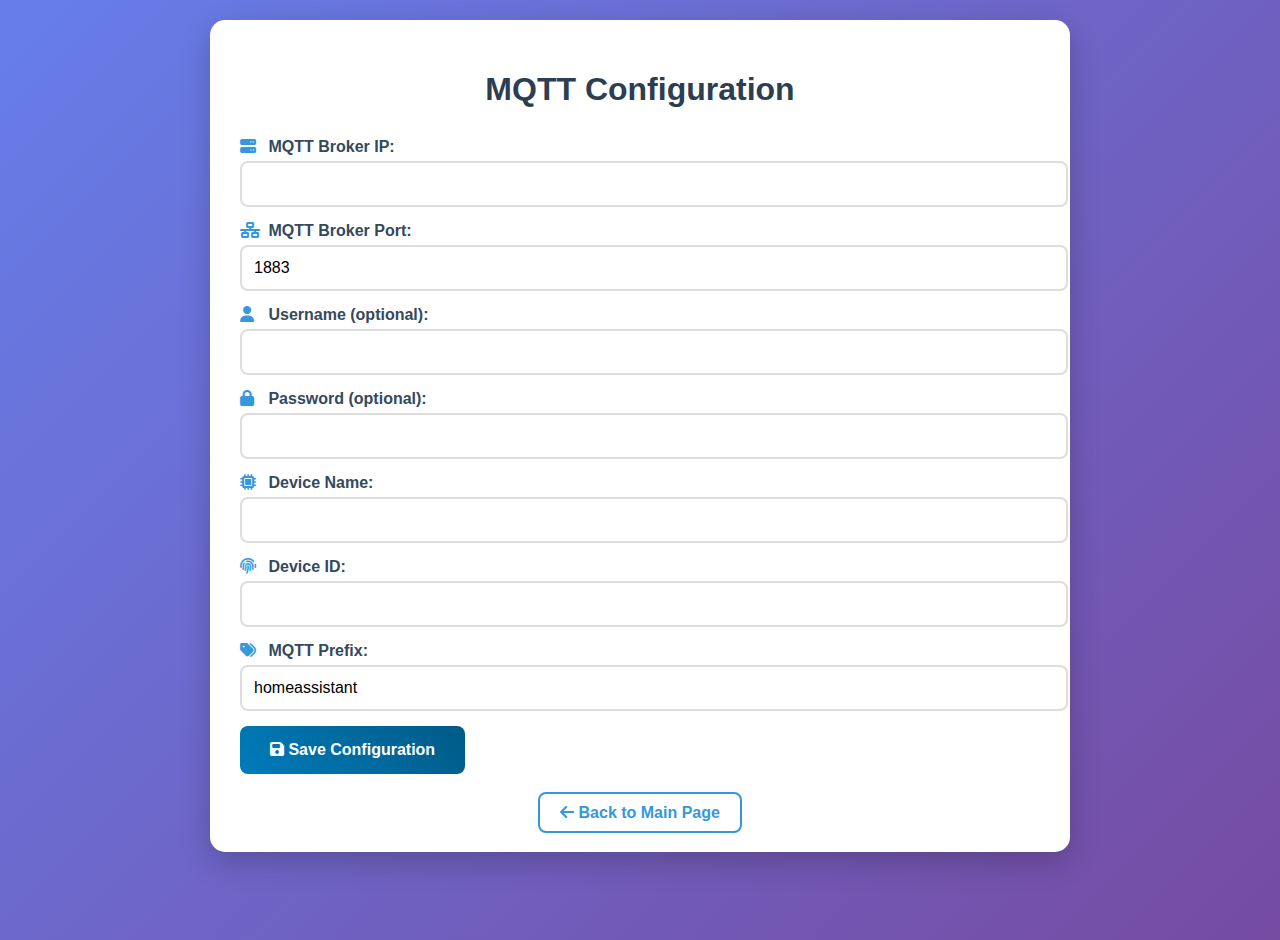
<file: data/config.html>
<!DOCTYPE html>
<html>
<head>
    <title>MQTT Configuration</title>
    <meta name="viewport" content="width=device-width, initial-scale=1">
    <link rel="stylesheet" href="https://cdnjs.cloudflare.com/ajax/libs/font-awesome/6.4.0/css/all.min.css">
    <script src="https://code.jquery.com/jquery-3.7.1.slim.min.js"></script>
    <style>
        body { 
            font-family: Arial, sans-serif; 
            margin: 20px; 
            background: linear-gradient(135deg, #667eea 0%, #764ba2 100%);
            min-height: 100vh;
        }
        .container {
            max-width: 800px;
            margin: 0 auto;
            background: white;
            padding: 30px;
            border-radius: 15px;
            box-shadow: 0 10px 30px rgba(0,0,0,0.2);
        }
        h1 { 
            text-align: center; 
            color: #2c3e50; 
            margin-bottom: 30px; 
        }
        .form-group { margin-bottom: 15px; }
        label { 
            display: block; 
            margin-bottom: 5px; 
            font-weight: bold; 
            color: #34495e;
        }
        label i {
            margin-right: 8px;
            color: #3498db;
            width: 16px;
        }
        input[type="text"], input[type="number"], input[type="password"] { 
            width: 100%; 
            padding: 12px; 
            border: 2px solid #ddd; 
            border-radius: 8px; 
            font-size: 16px;
            transition: border-color 0.3s ease;
        }
        input:focus {
            border-color: #3498db;
            outline: none;
        }
        button { 
            background: linear-gradient(45deg, #007cba, #005a87); 
            color: white; 
            padding: 15px 30px; 
            border: none; 
            border-radius: 8px; 
            cursor: pointer; 
            font-size: 16px;
            font-weight: bold;
            transition: all 0.3s ease;
        }
        button:hover { 
            transform: translateY(-2px);
            box-shadow: 0 6px 20px rgba(0, 124, 186, 0.4);
        }
        .success { 
            color: #27ae60; 
            margin-top: 15px; 
            padding: 15px;
            background: #d5f4e6;
            border-radius: 8px;
            border: 1px solid #27ae60;
        }
        .error { 
            color: #e74c3c; 
            margin-top: 15px; 
            padding: 15px;
            background: #fadbd8;
            border-radius: 8px;
            border: 1px solid #e74c3c;
        }
        .back-link {
            text-align: center;
            margin-top: 30px;
        }
        .back-link a {
            color: #3498db;
            text-decoration: none;
            font-weight: bold;
            padding: 10px 20px;
            border: 2px solid #3498db;
            border-radius: 8px;
            transition: all 0.3s ease;
        }
        .back-link a:hover {
            background: #3498db;
            color: white;
        }
    </style>
</head>
<body>
    <div class="container">
        <h1>MQTT Configuration</h1>
        <form id="mqttForm">
            <div class="form-group">
                <label><i class="fas fa-server"></i> MQTT Broker IP:</label>
                <input type="text" id="brokerIP" required>
            </div>
            <div class="form-group">
                <label><i class="fas fa-network-wired"></i> MQTT Broker Port:</label>
                <input type="number" id="brokerPort" value="1883" required>
            </div>
            <div class="form-group">
                <label><i class="fas fa-user"></i> Username (optional):</label>
                <input type="text" id="username">
            </div>
            <div class="form-group">
                <label><i class="fas fa-lock"></i> Password (optional):</label>
                <input type="password" id="password">
            </div>
            <div class="form-group">
                <label><i class="fas fa-microchip"></i> Device Name:</label>
                <input type="text" id="deviceName" required>
            </div>
            <div class="form-group">
                <label><i class="fas fa-fingerprint"></i> Device ID:</label>
                <input type="text" id="deviceId" required>
            </div>
            <div class="form-group">
                <label><i class="fas fa-tags"></i> MQTT Prefix:</label>
                <input type="text" id="mqttPrefix" value="homeassistant" required>
            </div>
            <button type="submit"><i class="fas fa-save"></i> Save Configuration</button>
        </form>
        <div id="message"></div>
        <div class="back-link">
            <a href="/"><i class="fas fa-arrow-left"></i> Back to Main Page</a>
        </div>
    </div>
    
    <script>
        // Load current configuration when page loads
        $(document).ready(function() {
            loadCurrentConfig();
        });
        
        function loadCurrentConfig() {
            $.get('/api/config')
                .done(function(config) {
                    $('#brokerIP').val(config.brokerIP || '');
                    $('#brokerPort').val(config.brokerPort || 1883);
                    $('#username').val(config.username || '');
                    $('#password').val(config.password || '');
                    $('#deviceName').val(config.deviceName || 'ESP32_C3_Mini');
                    $('#deviceId').val(config.deviceId || 'esp32_c3_mini_1');
                    $('#mqttPrefix').val(config.mqttPrefix || 'homeassistant');
                })
                .fail(function(error) {
                    console.error('Error loading config:', error);
                });
        }
        
        $('#mqttForm').on('submit', function(e) {
            e.preventDefault();
            
            const formData = new FormData();
            formData.append('brokerIP', $('#brokerIP').val());
            formData.append('brokerPort', $('#brokerPort').val());
            formData.append('username', $('#username').val());
            formData.append('password', $('#password').val());
            formData.append('deviceName', $('#deviceName').val());
            formData.append('deviceId', $('#deviceId').val());
            formData.append('mqttPrefix', $('#mqttPrefix').val());
            
            $.ajax({
                url: '/config',
                method: 'POST',
                data: formData,
                processData: false,
                contentType: false
            })
            .done(function(data) {
                const $messageDiv = $('#message');
                if (data.includes('successfully')) {
                    $messageDiv.html('<div class="success">' + data + '</div>');
                } else {
                    $messageDiv.html('<div class="error">' + data + '</div>');
                }
                
                setTimeout(() => {
                    $messageDiv.empty();
                }, 5000);
            })
            .fail(function(error) {
                $('#message').html('<div class="error">Error: ' + error + '</div>');
            });
        });
    </script>
</body>
</html>
</file>
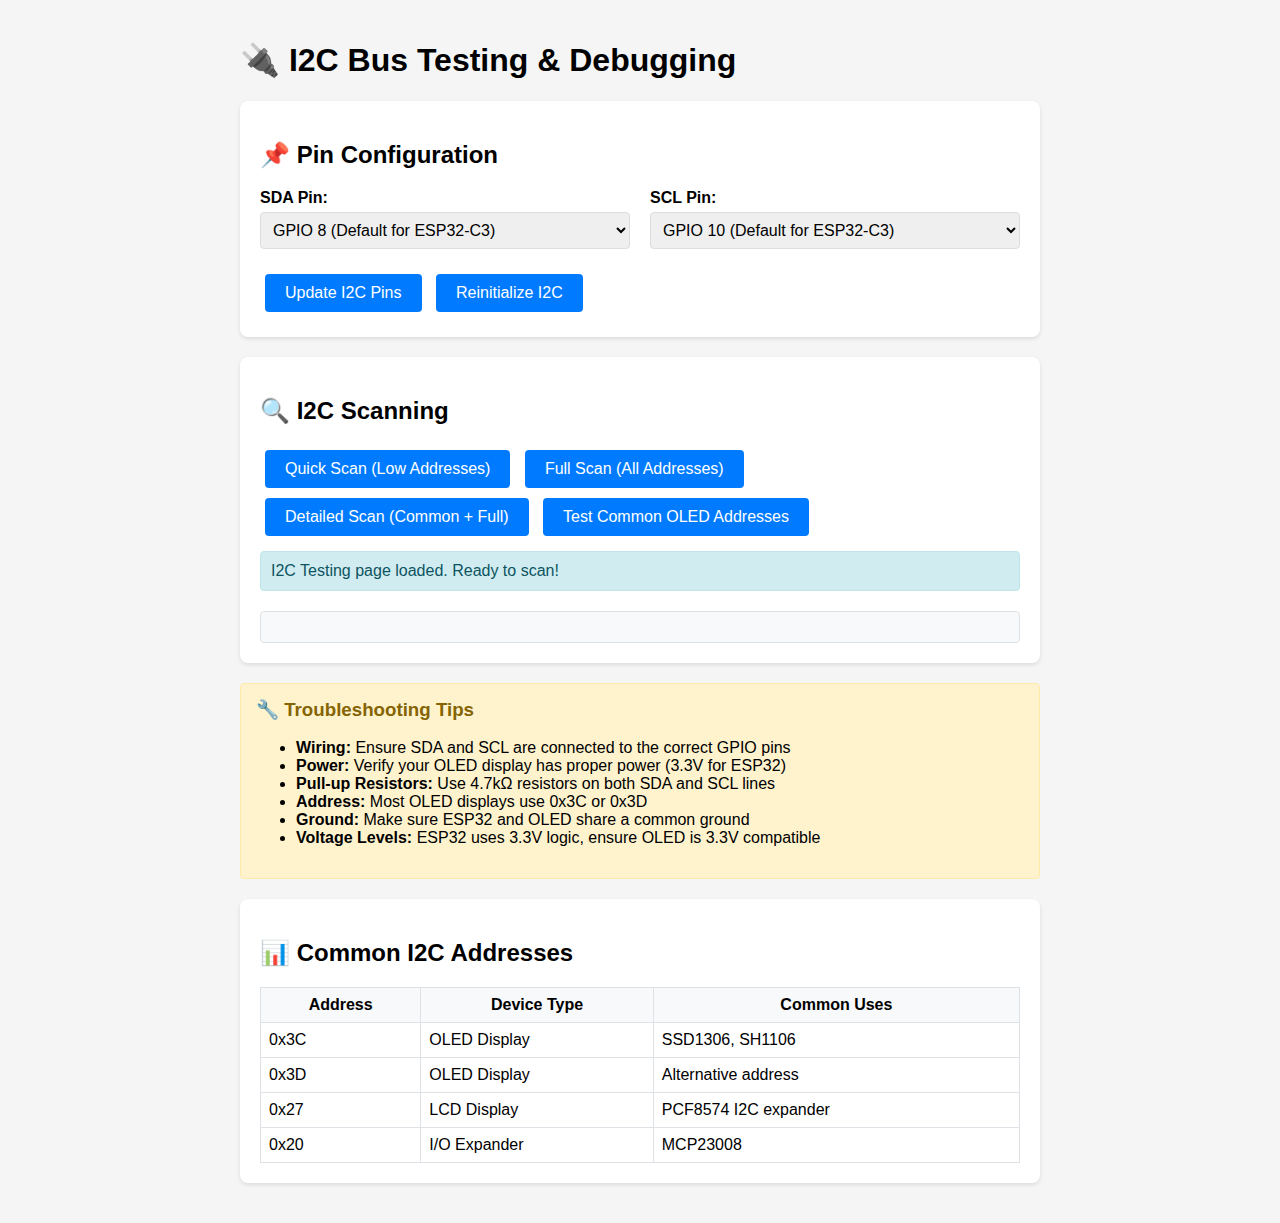
<file: data/i2c_test.html>
<!DOCTYPE html>
<html lang="en">
<head>
    <meta charset="UTF-8">
    <meta name="viewport" content="width=device-width, initial-scale=1.0">
    <title>I2C Bus Testing</title>
    <style>
        body {
            font-family: Arial, sans-serif;
            max-width: 800px;
            margin: 0 auto;
            padding: 20px;
            background-color: #f5f5f5;
        }
        .container {
            background: white;
            padding: 20px;
            border-radius: 8px;
            box-shadow: 0 2px 4px rgba(0,0,0,0.1);
            margin-bottom: 20px;
        }
        .pin-config {
            display: grid;
            grid-template-columns: 1fr 1fr;
            gap: 20px;
            margin-bottom: 20px;
        }
        .pin-input {
            display: flex;
            flex-direction: column;
        }
        label {
            font-weight: bold;
            margin-bottom: 5px;
        }
        input, select {
            padding: 8px;
            border: 1px solid #ddd;
            border-radius: 4px;
            font-size: 16px;
        }
        button {
            background: #007bff;
            color: white;
            border: none;
            padding: 10px 20px;
            border-radius: 4px;
            cursor: pointer;
            font-size: 16px;
            margin: 5px;
        }
        button:hover {
            background: #0056b3;
        }
        button:disabled {
            background: #ccc;
            cursor: not-allowed;
        }
        .results {
            background: #f8f9fa;
            border: 1px solid #dee2e6;
            border-radius: 4px;
            padding: 15px;
            margin-top: 20px;
            white-space: pre-wrap;
            font-family: monospace;
            max-height: 400px;
            overflow-y: auto;
        }
        .status {
            padding: 10px;
            border-radius: 4px;
            margin: 10px 0;
        }
        .status.success { background: #d4edda; color: #155724; border: 1px solid #c3e6cb; }
        .status.error { background: #f8d7da; color: #721c24; border: 1px solid #f5c6cb; }
        .status.info { background: #d1ecf1; color: #0c5460; border: 1px solid #bee5eb; }
        .troubleshooting {
            background: #fff3cd;
            border: 1px solid #ffeaa7;
            border-radius: 4px;
            padding: 15px;
            margin: 20px 0;
        }
        .troubleshooting h3 {
            margin-top: 0;
            color: #856404;
        }
    </style>
</head>
<body>
    <h1>🔌 I2C Bus Testing & Debugging</h1>
    
    <div class="container">
        <h2>📌 Pin Configuration</h2>
        <div class="pin-config">
            <div class="pin-input">
                <label for="sdaPin">SDA Pin:</label>
                <select id="sdaPin">
                    <option value="8" selected>GPIO 8 (Default for ESP32-C3)</option>
                    <option value="4">GPIO 4</option>
                    <option value="5">GPIO 5</option>
                    <option value="6">GPIO 6</option>
                    <option value="7">GPIO 7</option>
                    <option value="9">GPIO 9</option>
                    <option value="10">GPIO 10</option>
                    <option value="11">GPIO 11</option>
                    <option value="12">GPIO 12</option>
                </select>
            </div>
            <div class="pin-input">
                <label for="sclPin">SCL Pin:</label>
                <select id="sclPin">
                    <option value="10" selected>GPIO 10 (Default for ESP32-C3)</option>
                    <option value="4">GPIO 4</option>
                    <option value="5">GPIO 5</option>
                    <option value="6">GPIO 6</option>
                    <option value="7">GPIO 7</option>
                    <option value="8">GPIO 8</option>
                    <option value="9">GPIO 9</option>
                    <option value="11">GPIO 11</option>
                    <option value="12">GPIO 12</option>
                </select>
            </div>
        </div>
        <button onclick="updatePins()">Update I2C Pins</button>
        <button onclick="reinitializeI2C()">Reinitialize I2C</button>
    </div>

    <div class="container">
        <h2>🔍 I2C Scanning</h2>
        <button onclick="quickScan()">Quick Scan (Low Addresses)</button>
        <button onclick="fullScan()">Full Scan (All Addresses)</button>
        <button onclick="detailedScan()">Detailed Scan (Common + Full)</button>
        <button onclick="testCommonAddresses()">Test Common OLED Addresses</button>
        
        <div id="scanStatus"></div>
        <div id="scanResults" class="results"></div>
    </div>

    <div class="troubleshooting">
        <h3>🔧 Troubleshooting Tips</h3>
        <ul>
            <li><strong>Wiring:</strong> Ensure SDA and SCL are connected to the correct GPIO pins</li>
            <li><strong>Power:</strong> Verify your OLED display has proper power (3.3V for ESP32)</li>
            <li><strong>Pull-up Resistors:</strong> Use 4.7kΩ resistors on both SDA and SCL lines</li>
            <li><strong>Address:</strong> Most OLED displays use 0x3C or 0x3D</li>
            <li><strong>Ground:</strong> Make sure ESP32 and OLED share a common ground</li>
            <li><strong>Voltage Levels:</strong> ESP32 uses 3.3V logic, ensure OLED is 3.3V compatible</li>
        </ul>
    </div>

    <div class="container">
        <h2>📊 Common I2C Addresses</h2>
        <table style="width: 100%; border-collapse: collapse;">
            <tr style="background: #f8f9fa;">
                <th style="border: 1px solid #dee2e6; padding: 8px;">Address</th>
                <th style="border: 1px solid #dee2e6; padding: 8px;">Device Type</th>
                <th style="border: 1px solid #dee2e6; padding: 8px;">Common Uses</th>
            </tr>
            <tr>
                <td style="border: 1px solid #dee2e6; padding: 8px;">0x3C</td>
                <td style="border: 1px solid #dee2e6; padding: 8px;">OLED Display</td>
                <td style="border: 1px solid #dee2e6; padding: 8px;">SSD1306, SH1106</td>
            </tr>
            <tr>
                <td style="border: 1px solid #dee2e6; padding: 8px;">0x3D</td>
                <td style="border: 1px solid #dee2e6; padding: 8px;">OLED Display</td>
                <td style="border: 1px solid #dee2e6; padding: 8px;">Alternative address</td>
            </tr>
            <tr>
                <td style="border: 1px solid #dee2e6; padding: 8px;">0x27</td>
                <td style="border: 1px solid #dee2e6; padding: 8px;">LCD Display</td>
                <td style="border: 1px solid #dee2e6; padding: 8px;">PCF8574 I2C expander</td>
            </tr>
            <tr>
                <td style="border: 1px solid #dee2e6; padding: 8px;">0x20</td>
                <td style="border: 1px solid #dee2e6; padding: 8px;">I/O Expander</td>
                <td style="border: 1px solid #dee2e6; padding: 8px;">MCP23008</td>
            </tr>
        </table>
    </div>

    <script>
        function showStatus(message, type = 'info') {
            const statusDiv = document.getElementById('scanStatus');
            statusDiv.innerHTML = `<div class="status ${type}">${message}</div>`;
        }

        function clearResults() {
            document.getElementById('scanResults').textContent = '';
        }

        async function makeRequest(url, method = 'GET', body = null) {
            try {
                const options = {
                    method: method,
                    headers: {}
                };
                
                if (body) {
                    options.body = body;
                    options.headers['Content-Type'] = 'application/x-www-form-urlencoded';
                }

                const response = await fetch(url, options);
                const result = await response.text();
                
                if (!response.ok) {
                    throw new Error(`HTTP ${response.status}: ${result}`);
                }
                
                return result;
            } catch (error) {
                showStatus(`Error: ${error.message}`, 'error');
                throw error;
            }
        }

        async function updatePins() {
            const sdaPin = document.getElementById('sdaPin').value;
            const sclPin = document.getElementById('sclPin').value;
            
            showStatus(`Updating I2C pins to SDA:GPIO${sdaPin}, SCL:GPIO${sclPin}...`, 'info');
            
            try {
                const body = `sda=${sdaPin}&scl=${sclPin}`;
                const result = await makeRequest('/update_i2c_pins', 'POST', body);
                showStatus('I2C pins updated successfully!', 'success');
                clearResults();
            } catch (error) {
                showStatus('Failed to update I2C pins', 'error');
            }
        }

        async function reinitializeI2C() {
            showStatus('Reinitializing I2C bus...', 'info');
            
            try {
                const result = await makeRequest('/reinit_i2c');
                showStatus('I2C reinitialized successfully!', 'success');
                clearResults();
            } catch (error) {
                showStatus('Failed to reinitialize I2C', 'error');
            }
        }

        async function quickScan() {
            showStatus('Performing quick scan...', 'info');
            clearResults();
            
            try {
                const result = await makeRequest('/i2c_quick_scan');
                document.getElementById('scanResults').textContent = result;
                showStatus('Quick scan completed!', 'success');
            } catch (error) {
                showStatus('Quick scan failed', 'error');
            }
        }

        async function fullScan() {
            showStatus('Performing full scan...', 'info');
            clearResults();
            
            try {
                const result = await makeRequest('/i2c_scan');
                document.getElementById('scanResults').textContent = result;
                showStatus('Full scan completed!', 'success');
            } catch (error) {
                showStatus('Full scan failed', 'error');
            }
        }

        async function detailedScan() {
            showStatus('Performing detailed scan...', 'info');
            clearResults();
            
            try {
                const result = await makeRequest('/i2c_scan');
                document.getElementById('scanResults').textContent = result;
                showStatus('Detailed scan completed!', 'success');
            } catch (error) {
                showStatus('Detailed scan failed', 'error');
            }
        }

        async function testCommonAddresses() {
            showStatus('Testing common OLED addresses...', 'info');
            clearResults();
            
            try {
                const result = await makeRequest('/i2c_test_common');
                document.getElementById('scanResults').textContent = result;
                showStatus('Common address test completed!', 'success');
            } catch (error) {
                showStatus('Common address test failed', 'error');
            }
        }

        // Auto-scan on page load
        window.onload = function() {
            showStatus('I2C Testing page loaded. Ready to scan!', 'info');
        };
    </script>
</body>
</html>
</file>
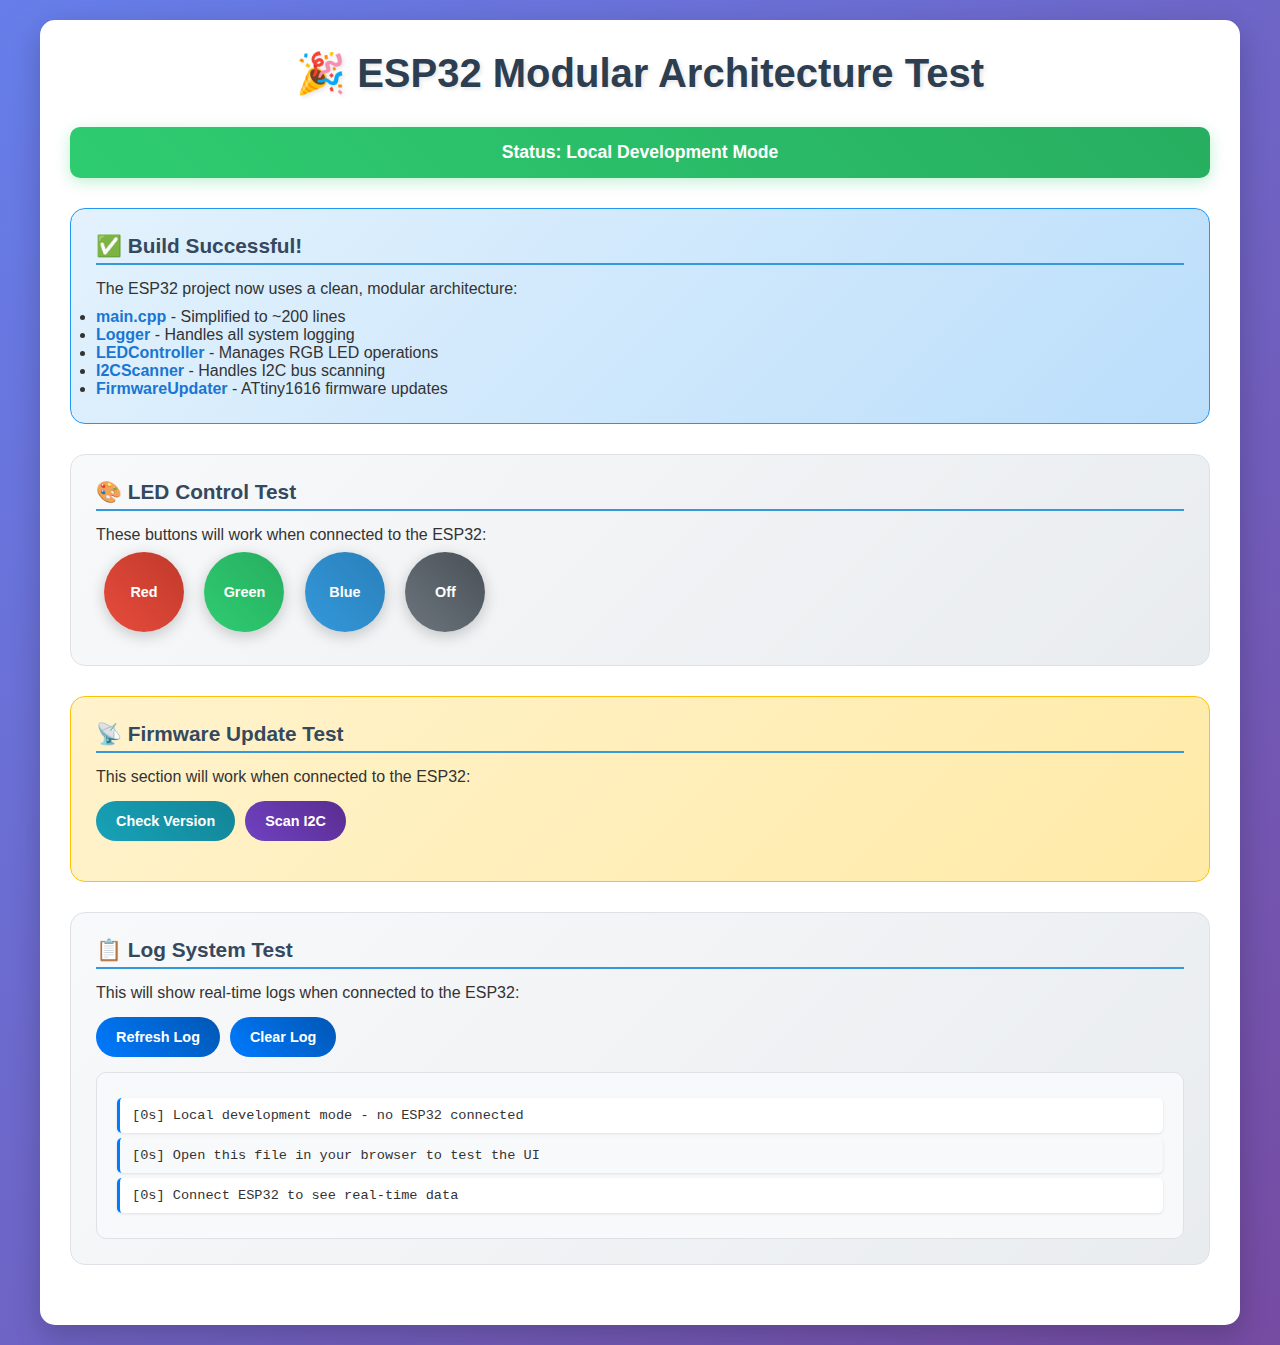
<file: data/test.html>
<!DOCTYPE html>
<html lang="en">
<head>
    <meta charset="UTF-8">
    <meta name="viewport" content="width=device-width, initial-scale=1.0">
    <title>ESP32 Test Page</title>
    <link rel="stylesheet" href="styles.css">
</head>
<body>
    <div class="container">
        <h1>🎉 ESP32 Modular Architecture Test</h1>
        <div class="status connected">
            <strong>Status:</strong> Local Development Mode
        </div>
        
        <div class="info">
            <h3>✅ Build Successful!</h3>
            <p>The ESP32 project now uses a clean, modular architecture:</p>
            <ul>
                <li><strong>main.cpp</strong> - Simplified to ~200 lines</li>
                <li><strong>Logger</strong> - Handles all system logging</li>
                <li><strong>LEDController</strong> - Manages RGB LED operations</li>
                <li><strong>I2CScanner</strong> - Handles I2C bus scanning</li>
                <li><strong>FirmwareUpdater</strong> - ATtiny1616 firmware updates</li>
            </ul>
        </div>
        
        <div class="led-control">
            <h3>🎨 LED Control Test</h3>
            <p>These buttons will work when connected to the ESP32:</p>
            <button class="colour-btn red">Red</button>
            <button class="colour-btn green">Green</button>
            <button class="colour-btn blue">Blue</button>
            <button class="colour-btn off">Off</button>
        </div>
        
        <div class="firmware-section">
            <h3>📡 Firmware Update Test</h3>
            <p>This section will work when connected to the ESP32:</p>
            <div class="firmware-controls">
                <button class="control-btn version">Check Version</button>
                <button class="control-btn scan">Scan I2C</button>
            </div>
        </div>
        
        <div class="log-section">
            <h3>📋 Log System Test</h3>
            <p>This will show real-time logs when connected to the ESP32:</p>
            <div class="log-controls">
                <button class="control-btn">Refresh Log</button>
                <button class="control-btn">Clear Log</button>
            </div>
            <div class="log-entries">
                <div class="log-entry">[0s] Local development mode - no ESP32 connected</div>
                <div class="log-entry">[0s] Open this file in your browser to test the UI</div>
                <div class="log-entry">[0s] Connect ESP32 to see real-time data</div>
            </div>
        </div>
    </div>
    
    <script src="script.js"></script>
</body>
</html>
</file>
<file: data/styles.css>
/* Global Styles */
* {
    margin: 0;
    padding: 0;
    box-sizing: border-box;
}

body {
    font-family: 'Segoe UI', Tahoma, Geneva, Verdana, sans-serif;
    margin: 20px;
    background: linear-gradient(135deg, #667eea 0%, #764ba2 100%);
    min-height: 100vh;
    color: #333;
}

.container {
    max-width: 1200px;
    margin: 0 auto;
    background: white;
    padding: 30px;
    border-radius: 15px;
    box-shadow: 0 10px 30px rgba(0,0,0,0.2);
}

h1 {
    text-align: center;
    color: #2c3e50;
    margin-bottom: 30px;
    font-size: 2.5em;
    text-shadow: 2px 2px 4px rgba(0,0,0,0.1);
}

h3 {
    color: #34495e;
    margin-bottom: 15px;
    font-size: 1.3em;
    border-bottom: 2px solid #3498db;
    padding-bottom: 5px;
}

/* Status Section */
.status {
    padding: 15px;
    margin: 20px 0;
    border-radius: 10px;
    text-align: center;
    font-size: 1.1em;
    font-weight: bold;
}

.connected {
    background: linear-gradient(45deg, #2ecc71, #27ae60);
    color: white;
    box-shadow: 0 4px 15px rgba(46, 204, 113, 0.3);
}

/* Configuration Section */
.config-section {
    margin: 30px 0;
    padding: 25px;
    background: linear-gradient(135deg, #f8f9fa 0%, #e9ecef 100%);
    border-radius: 15px;
    border: 1px solid #dee2e6;
}

.config-controls {
    display: flex;
    gap: 15px;
    flex-wrap: wrap;
    justify-content: center;
}

.config-btn {
    display: inline-block;
    padding: 12px 24px;
    background: linear-gradient(45deg, #007cba, #005a87);
    color: white;
    text-decoration: none;
    border-radius: 8px;
    font-weight: bold;
    transition: all 0.3s ease;
    box-shadow: 0 4px 15px rgba(0, 124, 186, 0.3);
}

.config-btn:hover {
    transform: translateY(-2px);
    box-shadow: 0 6px 20px rgba(0, 124, 186, 0.4);
    color: white;
    text-decoration: none;
}

.config-btn.mqtt {
    background: linear-gradient(45deg, #28a745, #20c997);
}

.config-btn.wifi {
    background: linear-gradient(45deg, #fd7e14, #e83e8c);
}

/* LED Control Section */
.led-control {
    margin: 30px 0;
    padding: 25px;
    background: linear-gradient(135deg, #f8f9fa 0%, #e9ecef 100%);
    border-radius: 15px;
    border: 1px solid #dee2e6;
}

.colour-btn {
    width: 80px;
    height: 80px;
    margin: 8px;
    border: none;
    border-radius: 50%;
    cursor: pointer;
    font-weight: bold;
    color: white;
    box-shadow: 0 4px 15px rgba(0,0,0,0.2);
    transition: all 0.3s ease;
    font-size: 0.9em;
}

.colour-btn:hover {
    transform: translateY(-3px);
    box-shadow: 0 6px 20px rgba(0,0,0,0.3);
}

.colour-btn:active {
    transform: translateY(0);
}

.red { background: linear-gradient(45deg, #e74c3c, #c0392b); }
.green { background: linear-gradient(45deg, #2ecc71, #27ae60); }
.blue { background: linear-gradient(45deg, #3498db, #2980b9); }
.yellow { background: linear-gradient(45deg, #f1c40f, #f39c12); }
.purple { background: linear-gradient(45deg, #9b59b6, #8e44ad); }
.cyan { background: linear-gradient(45deg, #00d2ff, #3a7bd5); }
.white { background: linear-gradient(45deg, #ffffff, #f8f9fa); color: #333; }
.off { background: linear-gradient(45deg, #6c757d, #495057); }

/* Special Effects */
.effect-btn {
    padding: 12px 24px;
    margin: 8px;
    border: none;
    border-radius: 25px;
    cursor: pointer;
    font-weight: bold;
    color: white;
    transition: all 0.3s ease;
    font-size: 1em;
}

.effect-btn:hover {
    transform: translateY(-2px);
    box-shadow: 0 4px 15px rgba(0,0,0,0.2);
}

.rainbow {
    background: linear-gradient(45deg, #ff0000, #ff8000, #ffff00, #80ff00, #00ff00, #00ff80, #00ffff, #0080ff, #0000ff, #8000ff, #ff00ff, #ff0080);
    background-size: 400% 400%;
    animation: rainbow 3s ease-in-out infinite;
}

@keyframes rainbow {
    0% { background-position: 0% 50%; }
    50% { background-position: 100% 50%; }
    100% { background-position: 0% 50%; }
}

.blink { background: linear-gradient(45deg, #007bff, #0056b3); }
.fade { background: linear-gradient(45deg, #28a745, #1e7e34); }

/* I2C Section */
.i2c-section {
    margin: 30px 0;
    padding: 25px;
    background: linear-gradient(135deg, #e3f2fd 0%, #bbdefb 100%);
    border-radius: 15px;
    border: 1px solid #2196f3;
}

.i2c-grid {
    display: grid;
    grid-template-columns: repeat(auto-fit, minmax(180px, 1fr));
    gap: 15px;
    margin: 20px 0;
}

.i2c-btn {
    padding: 15px;
    border: none;
    border-radius: 10px;
    cursor: pointer;
    font-weight: bold;
    color: white;
    transition: all 0.3s ease;
    font-size: 0.9em;
    text-align: center;
}

.i2c-btn:hover {
    transform: translateY(-2px);
    box-shadow: 0 4px 15px rgba(0,0,0,0.2);
}

.i2c-off { background: linear-gradient(45deg, #6c757d, #495057); }
.i2c-red { background: linear-gradient(45deg, #dc3545, #c82333); }
.i2c-green { background: linear-gradient(45deg, #28a745, #1e7e34); }
.i2c-blue { background: linear-gradient(45deg, #007bff, #0056b3); }
.i2c-purple { background: linear-gradient(45deg, #6f42c1, #5a2d91); }
.i2c-hue { 
    background: linear-gradient(45deg, #ff0000, #ff8000, #ffff00, #80ff00, #00ff00, #00ff80, #00ffff, #0080ff, #0000ff, #8000ff, #ff00ff, #ff0080);
    background-size: 400% 400%;
    animation: rainbow 4s ease-in-out infinite;
}
.i2c-nav { background: linear-gradient(45deg, #17a2b8, #138496); }

/* Firmware Section */
.firmware-section {
    margin: 30px 0;
    padding: 25px;
    background: linear-gradient(135deg, #fff3cd 0%, #ffeaa7 100%);
    border-radius: 15px;
    border: 1px solid #ffc107;
}

.firmware-controls {
    margin: 15px 0;
    display: flex;
    flex-wrap: wrap;
    gap: 10px;
}

.control-btn {
    padding: 12px 20px;
    border: none;
    border-radius: 25px;
    cursor: pointer;
    font-weight: bold;
    color: white;
    transition: all 0.3s ease;
    font-size: 0.9em;
}

.control-btn:hover:not(:disabled) {
    transform: translateY(-2px);
    box-shadow: 0 4px 15px rgba(0,0,0,0.2);
}

.control-btn:disabled {
    background: #6c757d;
    cursor: not-allowed;
    opacity: 0.6;
}

.version { background: linear-gradient(45deg, #17a2b8, #138496); }
.scan { background: linear-gradient(45deg, #6f42c1, #5a2d91); }
.upload { background: linear-gradient(45deg, #28a745, #1e7e34); }
.update { background: linear-gradient(45deg, #007bff, #0056b3); }
.cancel { background: linear-gradient(45deg, #dc3545, #c82333); }

.file-input {
    margin: 20px 0;
}

.file-input input[type='file'] {
    padding: 12px;
    border: 2px dashed #ffc107;
    border-radius: 10px;
    background: #fff;
    width: 100%;
    cursor: pointer;
    transition: all 0.3s ease;
}

.file-input input[type='file']:hover {
    border-color: #e0a800;
    background: #fff8e1;
}

.progress-bar {
    width: 100%;
    height: 25px;
    background: #e9ecef;
    border-radius: 15px;
    overflow: hidden;
    margin: 20px 0;
    box-shadow: inset 0 2px 5px rgba(0,0,0,0.1);
}

.progress-fill {
    height: 100%;
    background: linear-gradient(45deg, #4CAF50, #45a049);
    border-radius: 15px;
    transition: width 0.5s ease;
    box-shadow: 0 2px 5px rgba(0,0,0,0.2);
}



/* Device Info Section */
.info {
    margin: 30px 0;
    padding: 25px;
    background: linear-gradient(135deg, #e3f2fd 0%, #bbdefb 100%);
    border-radius: 15px;
    border: 1px solid #2196f3;
}

.info p {
    margin: 10px 0;
    font-size: 1em;
}

.info strong {
    color: #1976d2;
    font-weight: 600;
}

/* Log Section */
.log-section {
    margin: 30px 0;
    padding: 25px;
    background: linear-gradient(135deg, #f8f9fa 0%, #e9ecef 100%);
    border-radius: 15px;
    border: 1px solid #dee2e6;
}

.log-controls {
    margin: 15px 0;
    display: flex;
    flex-wrap: wrap;
    gap: 10px;
}

.log-controls .control-btn {
    background: linear-gradient(45deg, #007bff, #0056b3);
}

.log-entries {
    background: #f8f9fa;
    border: 1px solid #dee2e6;
    border-radius: 10px;
    padding: 20px;
    max-height: 400px;
    overflow-y: auto;
    font-family: 'Courier New', monospace;
    font-size: 0.85em;
    line-height: 1.4;
}

.log-entry {
    margin: 5px 0;
    padding: 8px 12px;
    border-radius: 5px;
    background: white;
    border-left: 3px solid #007bff;
    box-shadow: 0 1px 3px rgba(0,0,0,0.1);
}

.log-entry:nth-child(even) {
    background: #f8f9fa;
}

/* Expandable Table Rows */
.firmware-table tr.expandable-row {
    background: linear-gradient(135deg, #f8f9fa 0%, #e9ecef 100%);
    border-left: 4px solid #007bff;
}

.firmware-table tr.expandable-row td {
    padding: 15px;
    border-top: none;
}

.firmware-features {
    padding: 10px 0;
    font-size: 0.9em;
    color: #495057;
    line-height: 1.4;
}

.firmware-feature {
    margin: 4px 0;
    padding: 2px 0;
}

/* Style for the description (first item) */
.firmware-feature:first-child {
    font-weight: bold;
    color: #007bff;
    margin-bottom: 8px;
    font-size: 1em;
}

/* Style for the "Firmware Features:" title (second item) */
.firmware-feature:nth-child(2) {
    font-weight: bold;
    color: #495057;
    margin-bottom: 8px;
    font-size: 1em;
}

/* Style for bullet points (third item onwards) */
.firmware-feature:nth-child(n+3) {
    padding-left: 8px;
}

@keyframes slideDown {
    from {
        opacity: 0;
        transform: translateY(-10px);
    }
    to {
        opacity: 1;
        transform: translateY(0);
    }
}

/* Responsive Design */
@media (max-width: 768px) {
    body {
        margin: 10px;
    }
    
    .container {
        padding: 20px;
    }
    
    h1 {
        font-size: 2em;
    }
    
    .i2c-grid {
        grid-template-columns: 1fr;
    }
    
    .firmware-controls {
        flex-direction: column;
    }
    
    .log-controls {
        flex-direction: column;
    }
    
    .colour-btn {
        width: 70px;
        height: 70px;
        font-size: 0.8em;
    }
}

@media (max-width: 480px) {
    .container {
        padding: 15px;
    }
    
    h1 {
        font-size: 1.8em;
    }
    
    .colour-btn {
        width: 60px;
        height: 60px;
        font-size: 0.7em;
    }
}

/* Firmware Management Sub-sections */
.firmware-management, .firmware-upload, .firmware-update {
    margin: 20px 0;
    padding: 20px;
    background: white;
    border-radius: 10px;
    border: 1px solid #dee2e6;
}

.firmware-management h4, .firmware-upload h4, .firmware-update h4 {
    color: #495057;
    margin-bottom: 15px;
    font-size: 1.1em;
    border-bottom: 1px solid #dee2e6;
    padding-bottom: 5px;
}

.firmware-info {
    background: #f8f9fa;
    padding: 15px;
    border-radius: 8px;
    border: 1px solid #dee2e6;
    margin-top: 15px;
    font-family: monospace;
    white-space: pre-line;
    max-height: 200px;
    overflow-y: auto;
}

.control-btn.info { background: linear-gradient(45deg, #17a2b8, #138496); }
.control-btn.delete { background: linear-gradient(45deg, #dc3545, #c82333); }

/* Firmware Table Styles */
.firmware-table-container {
    margin: 20px 0;
    overflow-x: auto;
}

.firmware-table {
    width: 100%;
    border-collapse: collapse;
    background: white;
    border-radius: 10px;
    overflow: hidden;
    box-shadow: 0 2px 10px rgba(0,0,0,0.1);
}

.firmware-table th {
    background: linear-gradient(45deg, #495057, #343a40);
    color: white;
    padding: 15px 12px;
    text-align: left;
    font-weight: 600;
    font-size: 0.9em;
    text-transform: uppercase;
    letter-spacing: 0.5px;
}

.firmware-table td {
    padding: 12px;
    border-bottom: 1px solid #dee2e6;
    vertical-align: middle;
}

.firmware-table tbody tr:hover {
    background: #f8f9fa;
    transition: background 0.2s ease;
}

.firmware-table tbody tr:last-child td {
    border-bottom: none;
}

.firmware-table .action-btn {
    padding: 6px 12px;
    border: none;
    border-radius: 15px;
    cursor: pointer;
    font-size: 0.8em;
    font-weight: 500;
    color: white;
    transition: all 0.3s ease;
    margin: 2px;
}

.firmware-table .action-btn i {
    font-size: 0.9em;
}

.firmware-table .action-btn:hover {
    transform: translateY(-1px);
    box-shadow: 0 2px 8px rgba(0,0,0,0.2);
}

.firmware-table .action-btn.info {
    background: linear-gradient(45deg, #17a2b8, #138496);
}

.firmware-table .action-btn.delete {
    background: linear-gradient(45deg, #dc3545, #c82333);
}

.firmware-table .action-btn.download {
    background: linear-gradient(45deg, #28a745, #1e7e34);
}

/* Responsive table */
@media (max-width: 768px) {
    .firmware-table {
        font-size: 0.8em;
    }
    
    .firmware-table th,
    .firmware-table td {
        padding: 8px 6px;
    }
    
    .firmware-table .action-btn {
        padding: 4px 8px;
        font-size: 0.7em;
    }
}
</file>
